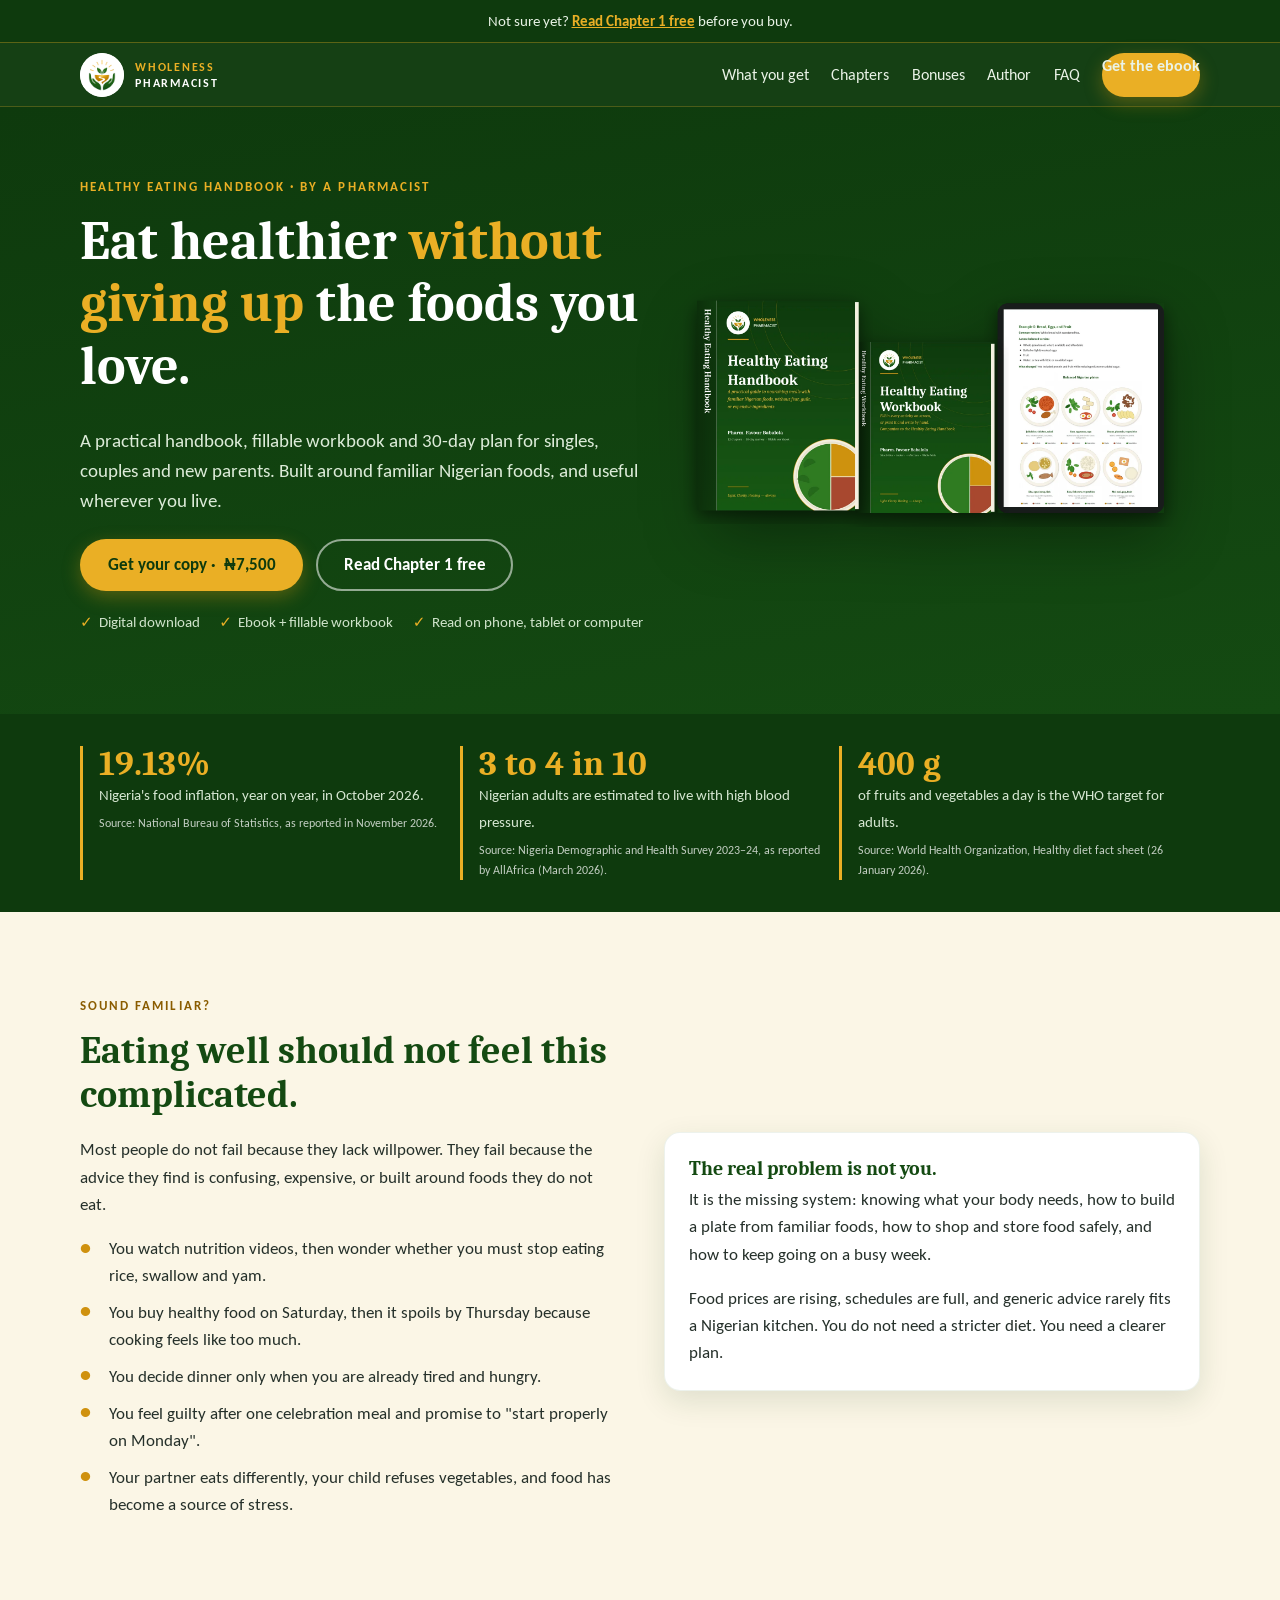
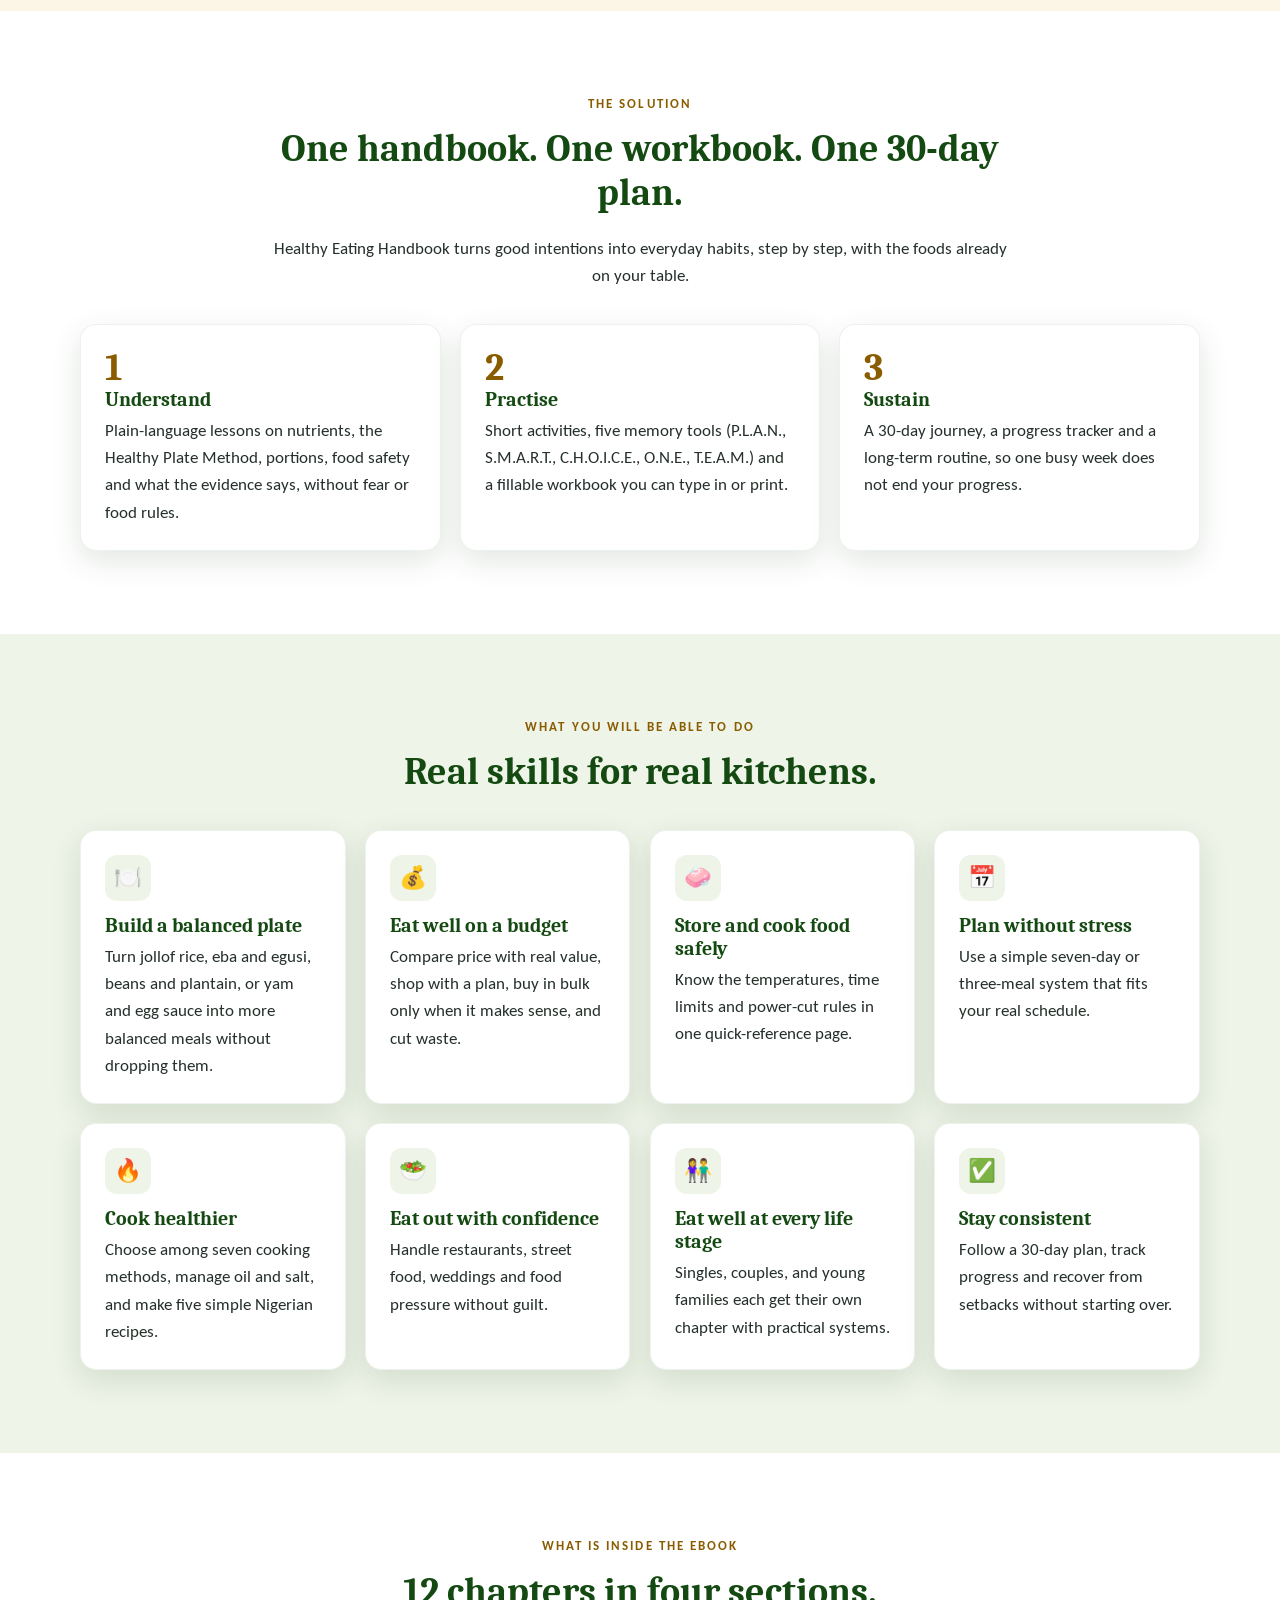
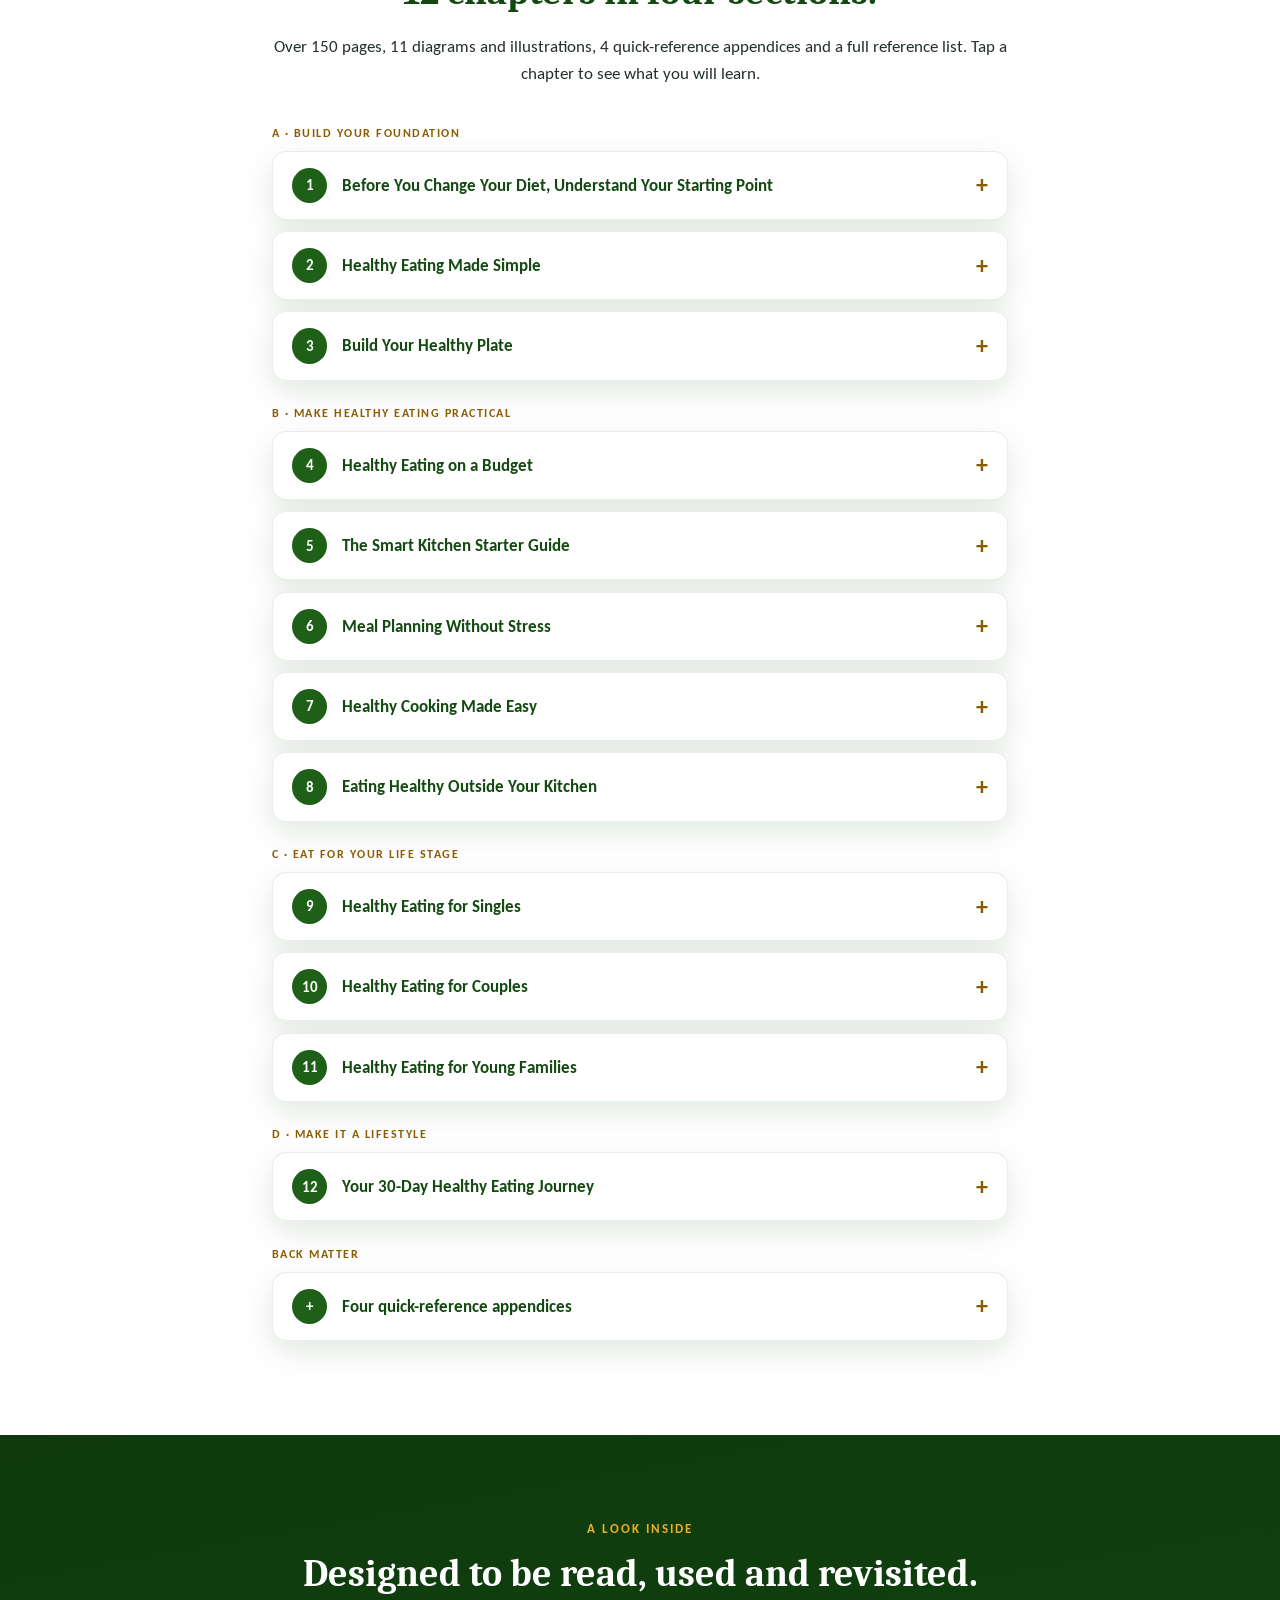
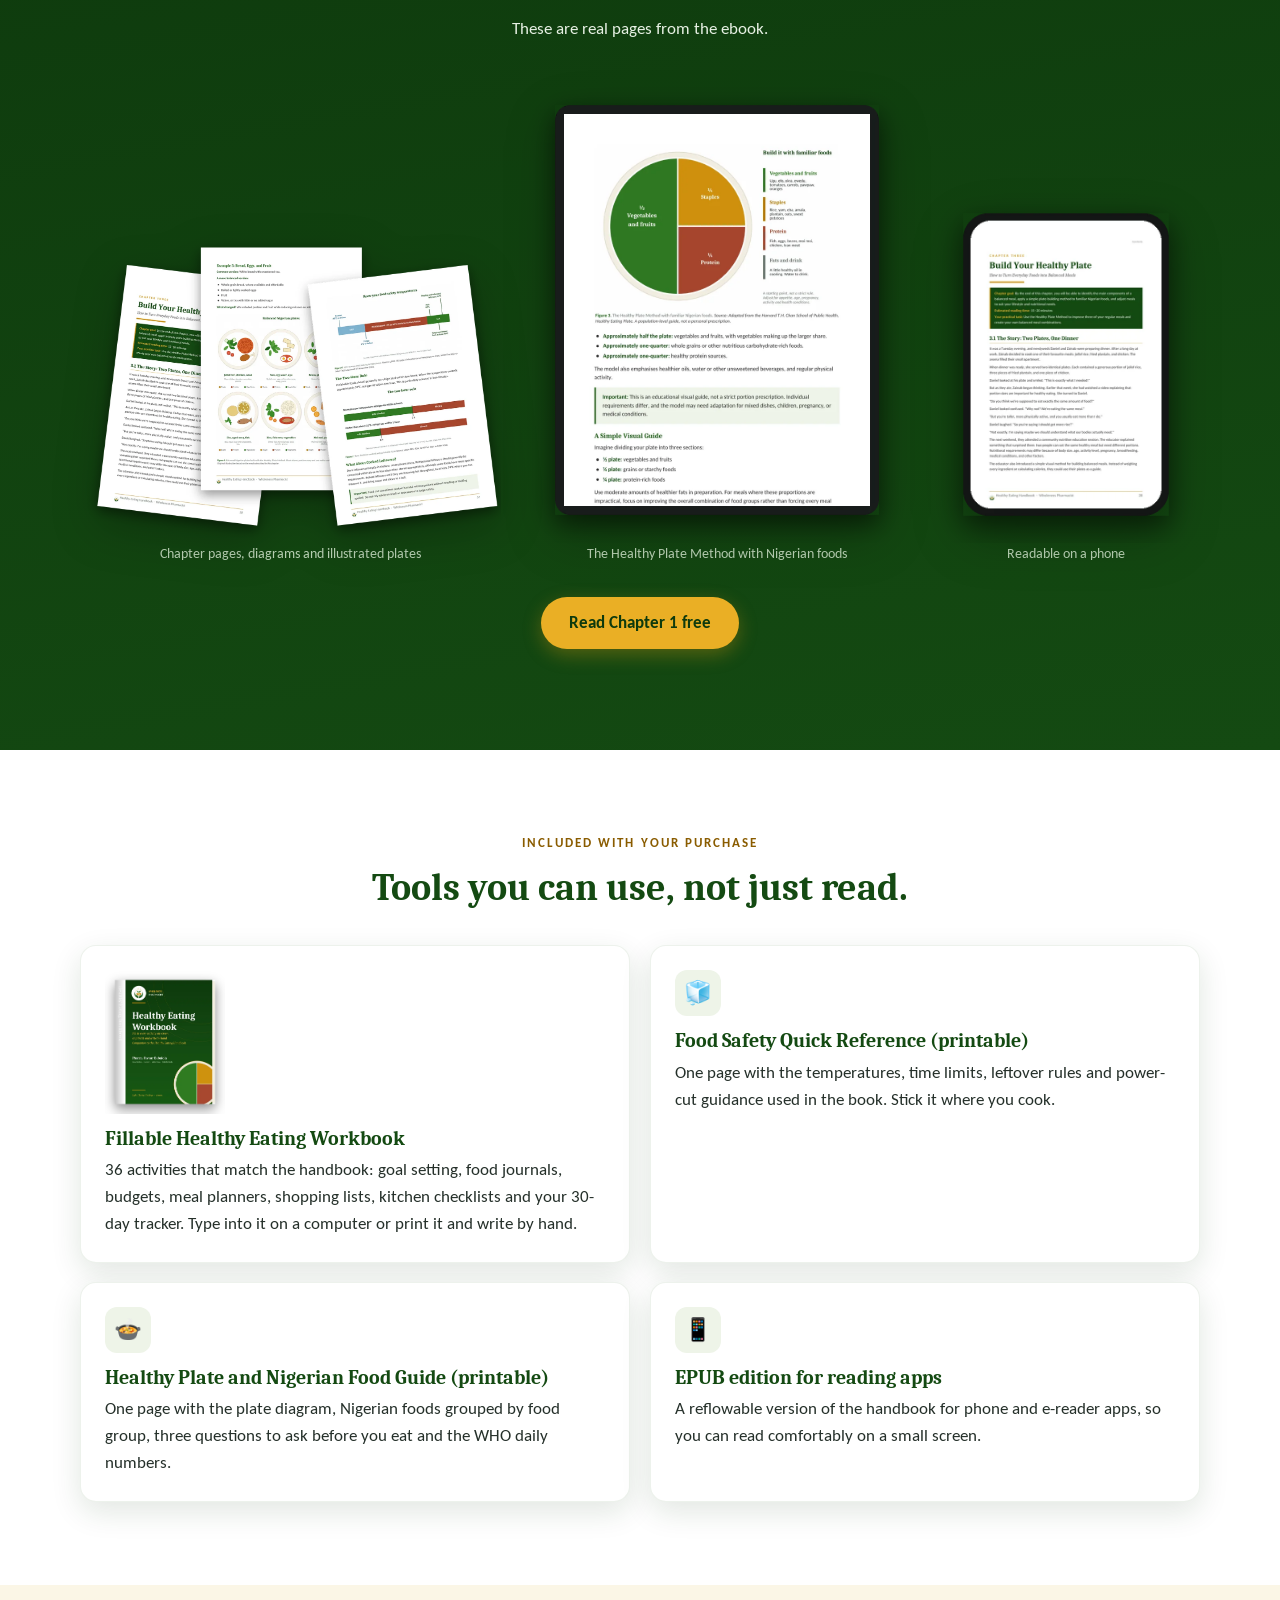
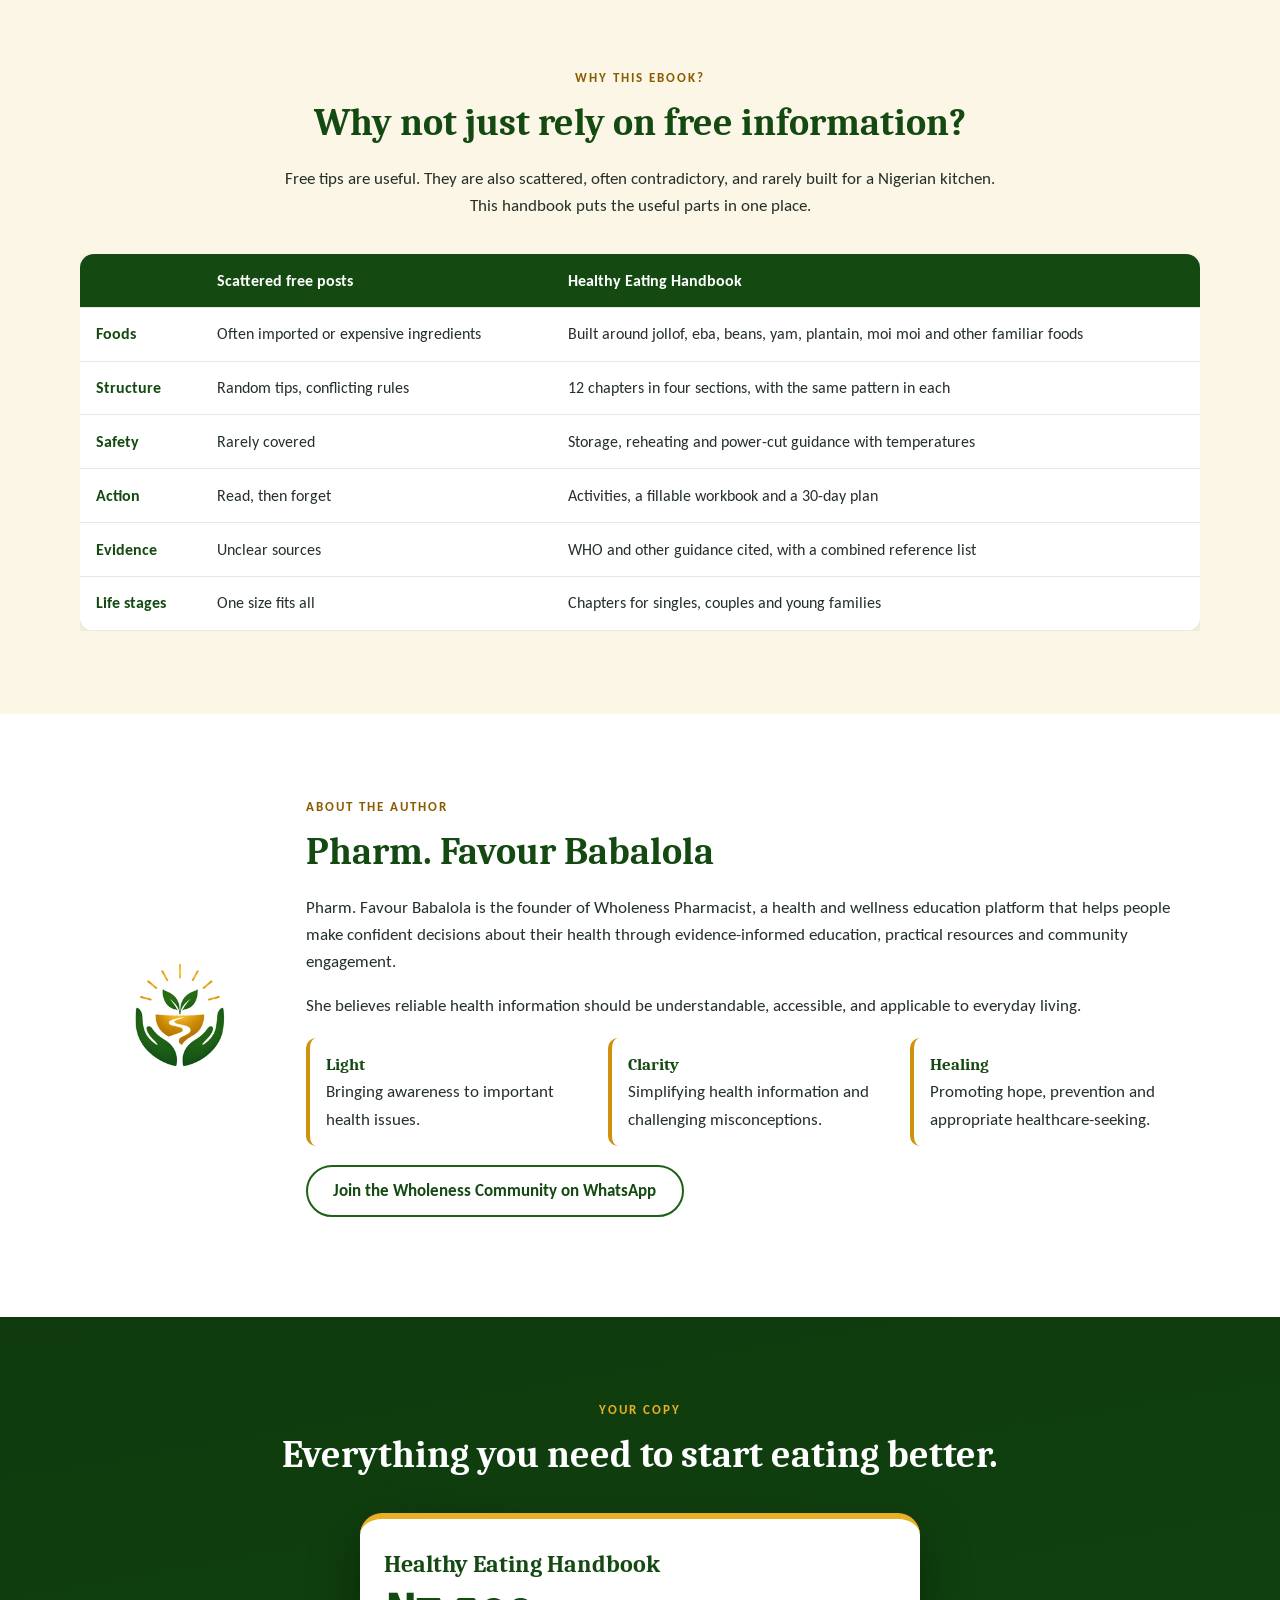
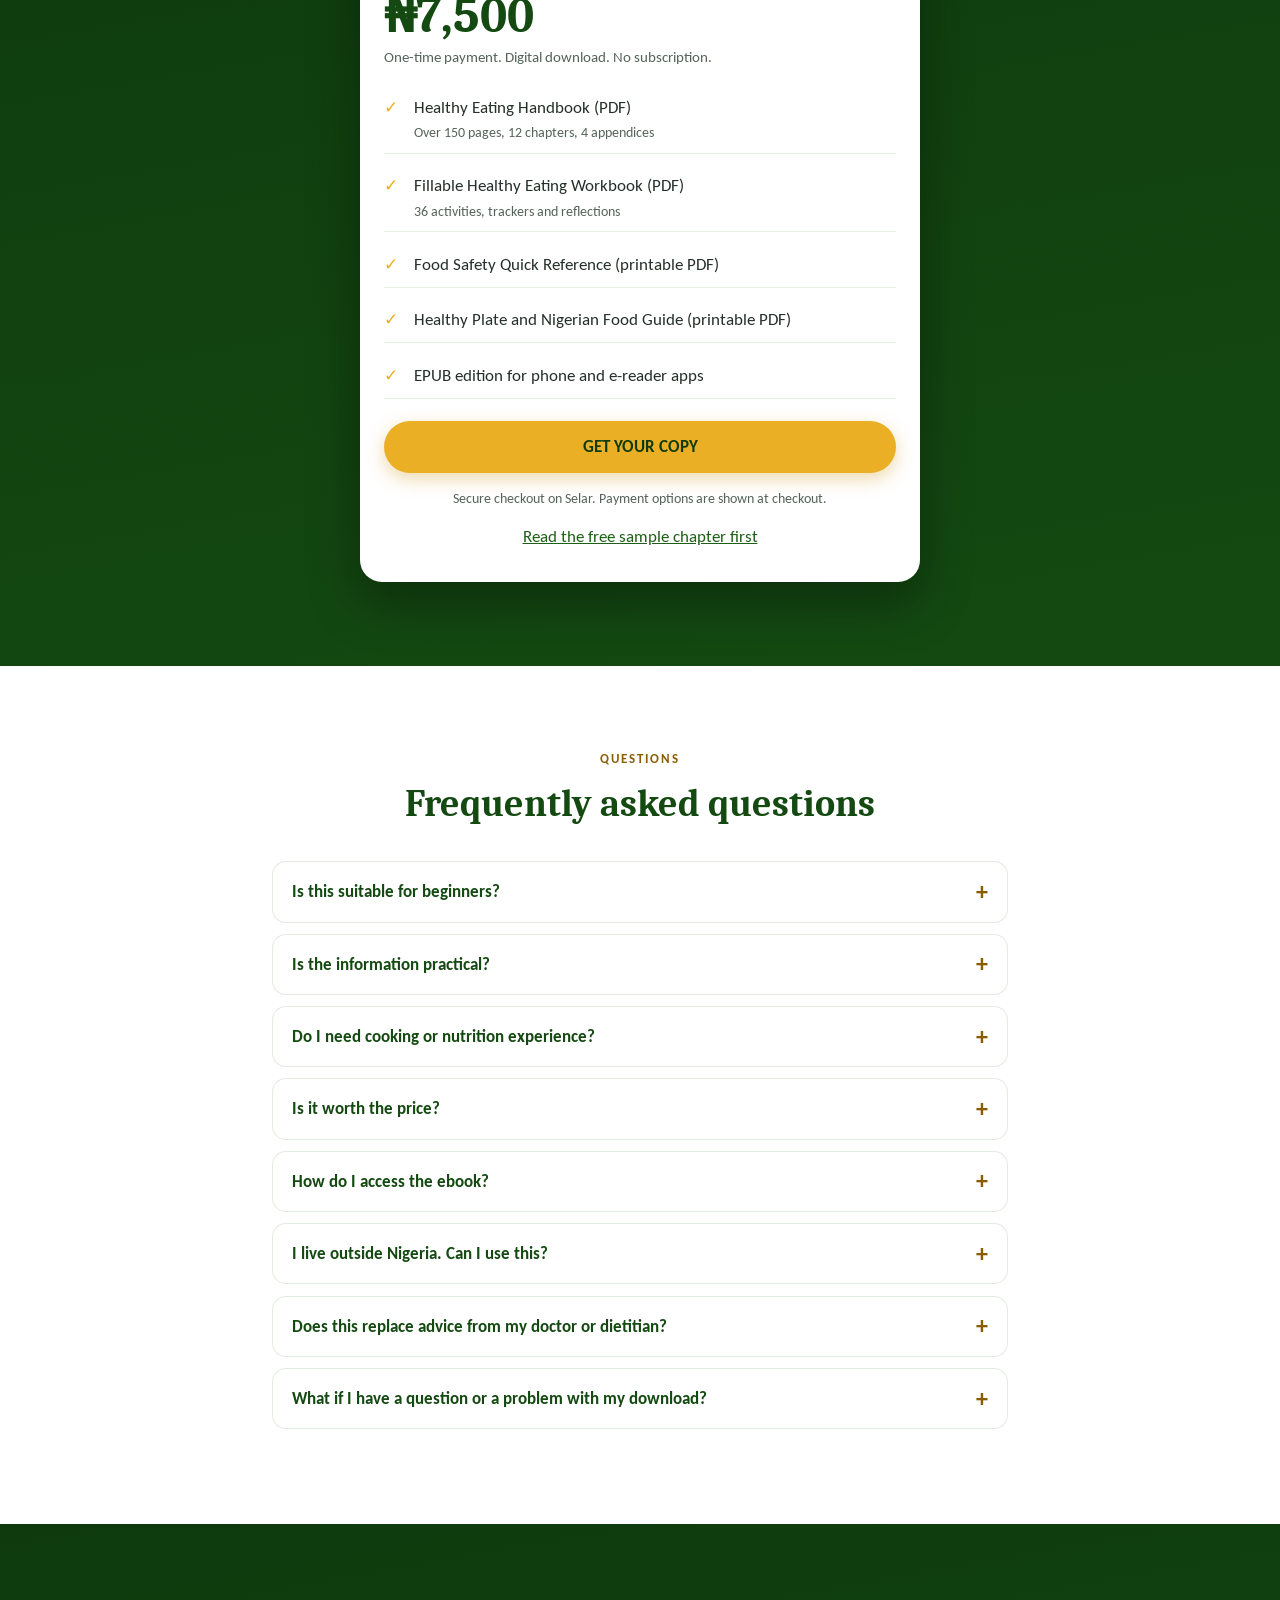
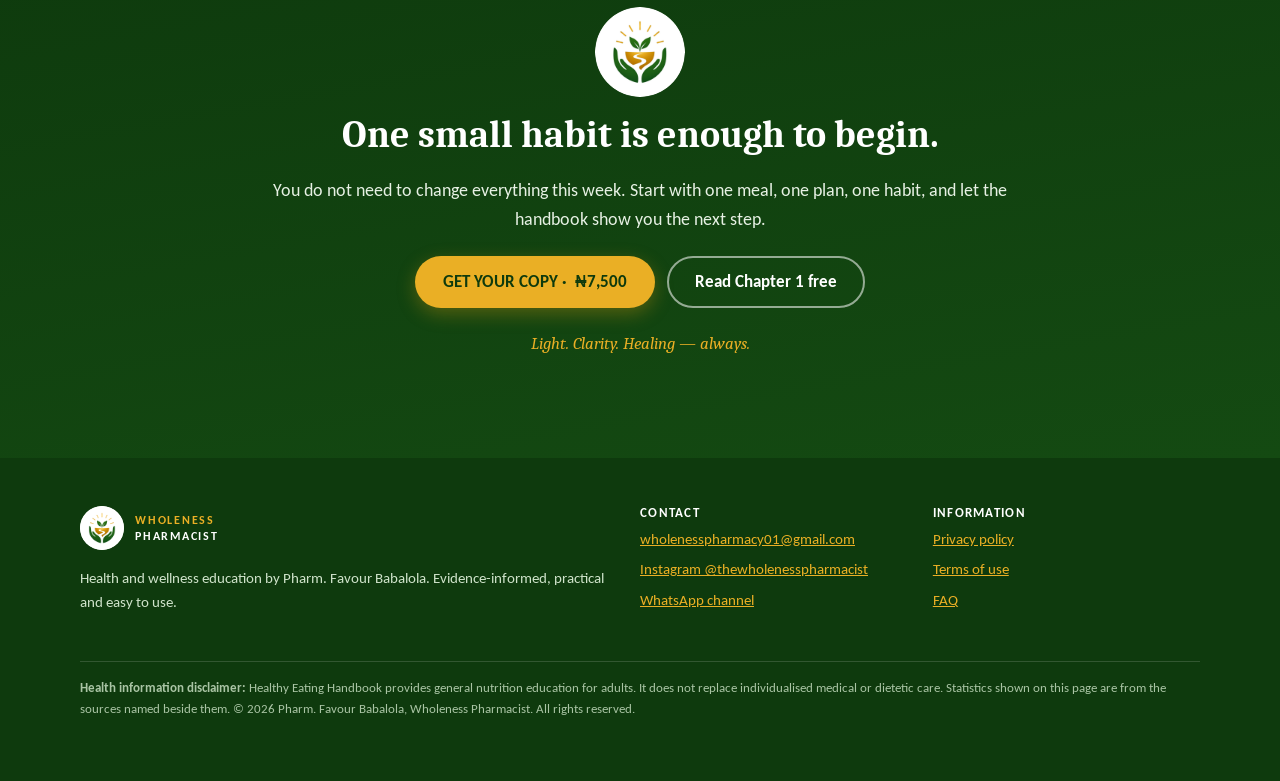
<file: index.html>
<!DOCTYPE html>
<html lang="en-GB">
<head>
<meta charset="utf-8">
<meta name="viewport" content="width=device-width, initial-scale=1">
<title>Healthy Eating Handbook | Eat Well with Familiar Nigerian Foods | Wholeness Pharmacist</title>
<meta name="description" content="A pharmacist-written ebook with a fillable workbook and 30-day plan. Build balanced plates, shop on a budget, cook healthier and eat out with confidence, using familiar Nigerian foods.">
<meta name="author" content="Pharm. Favour Babalola">
<meta name="theme-color" content="#0E3A0D">
<meta property="og:type" content="product">
<meta property="og:title" content="Healthy Eating Handbook by Pharm. Favour Babalola">
<meta property="og:description" content="Eat healthier without giving up the foods you love. 12 chapters, a fillable workbook and a 30-day plan.">
<!-- After hosting, replace the relative path below with the full https:// address of assets/og-image.jpg -->
<meta property="og:image" content="assets/og-image.jpg">
<meta name="twitter:card" content="summary_large_image">
<link rel="icon" type="image/png" sizes="32x32" href="assets/favicon-32.png">
<link rel="apple-touch-icon" href="assets/apple-touch-icon.png">
<link rel="preload" href="assets/fonts/Caladea-Bold.woff" as="font" type="font/woff" crossorigin>
<link rel="stylesheet" href="css/styles.css">
<script type="application/ld+json">
{"@context":"https://schema.org","@type":"Product","name":"Healthy Eating Handbook","description":"A pharmacist-written ebook, fillable workbook and 30-day plan for eating well with familiar Nigerian foods.","brand":{"@type":"Brand","name":"Wholeness Pharmacist"},"author":{"@type":"Person","name":"Pharm. Favour Babalola"},"image":"assets/og-image.jpg","offers":{"@type":"Offer","price":"7500","priceCurrency":"NGN","availability":"https://schema.org/InStock"}}
</script>
</head>
<body id="top">
<a class="skip" href="#main">Skip to content</a>

<div class="announce">Not sure yet? <a href="downloads/Healthy-Eating-Handbook-Free-Sample-Chapter-1.pdf" data-sample>Read Chapter 1 free</a> before you buy.</div>

<header class="site-header">
  <div class="wrap">
    <a class="brand" href="#top" aria-label="Wholeness Pharmacist home">
      <img src="assets/logo-badge.png" width="44" height="44" alt="">
      <span><b>Wholeness</b><br>Pharmacist</span>
    </a>
    <button class="menu-btn" id="nav-toggle" aria-expanded="false" aria-controls="site-nav">Menu</button>
    <nav id="site-nav" aria-label="Main">
      <a href="#inside">What you get</a>
      <a href="#chapters">Chapters</a>
      <a href="#bonuses">Bonuses</a>
      <a href="#author">Author</a>
      <a href="#faq">FAQ</a>
      <a class="btn btn-gold nav-cta" href="#price" data-checkout="header">Get the ebook</a>
    </nav>
  </div>
</header>

<main id="main">
<!-- HERO -->
<section class="hero dark" id="hero" aria-label="Healthy Eating Handbook">
  <div class="wrap hero-grid">
    <div>
      <p class="eyebrow">Healthy Eating Handbook · by a pharmacist</p>

      <div data-hero-variant="a">
        <h1>Eat healthier <em>without giving up</em> the foods you love.</h1>
        <p class="lead">A practical handbook, fillable workbook and 30-day plan for singles, couples and new parents. Built around familiar Nigerian foods, and useful wherever you live.</p>
      </div>
      <div data-hero-variant="b" hidden>
        <h1>You know you should eat better. <em>So why is it so hard to start?</em></h1>
        <p class="lead">Healthy Eating Handbook gives you simple systems for shopping, planning, cooking and eating out, using foods you already know. Start with one small step today.</p>
      </div>

      <div class="cta-row">
        <a class="btn btn-gold" href="#price" data-checkout="hero">Get your copy · <span data-price>₦7,500</span></a>
        <a class="btn btn-ghost" href="downloads/Healthy-Eating-Handbook-Free-Sample-Chapter-1.pdf" data-sample>Read Chapter 1 free</a>
      </div>
      <ul class="trust">
        <li>Digital download</li><li>Ebook + fillable workbook</li><li>Read on phone, tablet or computer</li>
      </ul>
    </div>
    <picture>
      <source srcset="assets/mock-bundle.webp" type="image/webp">
      <img class="hero-img" src="assets/mock-bundle.webp" width="1874" height="880" alt="The Healthy Eating Handbook cover, the Healthy Eating Workbook cover and a tablet showing a page of balanced Nigerian plates" fetchpriority="high">
    </picture>
  </div>
</section>

<!-- WHY NOW -->
<section class="stats" aria-label="Context">
  <div class="wrap grid c3">
    <div class="stat"><b>19.13%</b><span>Nigeria's food inflation, year on year, in October 2026.</span><small>Source: National Bureau of Statistics, as reported in November 2026.</small></div>
    <div class="stat"><b>3 to 4 in 10</b><span>Nigerian adults are estimated to live with high blood pressure.</span><small>Source: Nigeria Demographic and Health Survey 2023–24, as reported by AllAfrica (March 2026).</small></div>
    <div class="stat"><b>400 g</b><span>of fruits and vegetables a day is the WHO target for adults.</span><small>Source: World Health Organization, Healthy diet fact sheet (26 January 2026).</small></div>
  </div>
</section>

<!-- PROBLEM -->
<section id="problem" class="alt">
  <div class="wrap split">
    <div>
      <p class="eyebrow">Sound familiar?</p>
      <h2>Eating well should not feel this complicated.</h2>
      <p>Most people do not fail because they lack willpower. They fail because the advice they find is confusing, expensive, or built around foods they do not eat.</p>
      <ul class="ticks problems">
        <li>You watch nutrition videos, then wonder whether you must stop eating rice, swallow and yam.</li>
        <li>You buy healthy food on Saturday, then it spoils by Thursday because cooking feels like too much.</li>
        <li>You decide dinner only when you are already tired and hungry.</li>
        <li>You feel guilty after one celebration meal and promise to "start properly on Monday".</li>
        <li>Your partner eats differently, your child refuses vegetables, and food has become a source of stress.</li>
      </ul>
    </div>
    <div class="card">
      <h3>The real problem is not you.</h3>
      <p>It is the missing system: knowing what your body needs, how to build a plate from familiar foods, how to shop and store food safely, and how to keep going on a busy week.</p>
      <p>Food prices are rising, schedules are full, and generic advice rarely fits a Nigerian kitchen. You do not need a stricter diet. You need a clearer plan.</p>
    </div>
  </div>
</section>

<!-- SOLUTION -->
<section id="inside">
  <div class="wrap">
    <div class="sec-head center narrow">
      <p class="eyebrow">The solution</p>
      <h2>One handbook. One workbook. One 30-day plan.</h2>
      <p>Healthy Eating Handbook turns good intentions into everyday habits, step by step, with the foods already on your table.</p>
    </div>
    <div class="grid c3">
      <div class="card pillar"><div class="num">1</div><h3>Understand</h3><p>Plain-language lessons on nutrients, the Healthy Plate Method, portions, food safety and what the evidence says, without fear or food rules.</p></div>
      <div class="card pillar"><div class="num">2</div><h3>Practise</h3><p>Short activities, five memory tools (P.L.A.N., S.M.A.R.T., C.H.O.I.C.E., O.N.E., T.E.A.M.) and a fillable workbook you can type in or print.</p></div>
      <div class="card pillar"><div class="num">3</div><h3>Sustain</h3><p>A 30-day journey, a progress tracker and a long-term routine, so one busy week does not end your progress.</p></div>
    </div>
  </div>
</section>

<!-- BENEFITS -->
<section class="tintbg" id="benefits">
  <div class="wrap">
    <div class="sec-head center narrow">
      <p class="eyebrow">What you will be able to do</p>
      <h2>Real skills for real kitchens.</h2>
    </div>
    <div class="grid c4">
      <div class="card"><div class="ic" aria-hidden="true">🍽️</div><h3>Build a balanced plate</h3><p>Turn jollof rice, eba and egusi, beans and plantain, or yam and egg sauce into more balanced meals without dropping them.</p></div>
      <div class="card"><div class="ic" aria-hidden="true">💰</div><h3>Eat well on a budget</h3><p>Compare price with real value, shop with a plan, buy in bulk only when it makes sense, and cut waste.</p></div>
      <div class="card"><div class="ic" aria-hidden="true">🧼</div><h3>Store and cook food safely</h3><p>Know the temperatures, time limits and power-cut rules in one quick-reference page.</p></div>
      <div class="card"><div class="ic" aria-hidden="true">📅</div><h3>Plan without stress</h3><p>Use a simple seven-day or three-meal system that fits your real schedule.</p></div>
      <div class="card"><div class="ic" aria-hidden="true">🔥</div><h3>Cook healthier</h3><p>Choose among seven cooking methods, manage oil and salt, and make five simple Nigerian recipes.</p></div>
      <div class="card"><div class="ic" aria-hidden="true">🥗</div><h3>Eat out with confidence</h3><p>Handle restaurants, street food, weddings and food pressure without guilt.</p></div>
      <div class="card"><div class="ic" aria-hidden="true">👫</div><h3>Eat well at every life stage</h3><p>Singles, couples, and young families each get their own chapter with practical systems.</p></div>
      <div class="card"><div class="ic" aria-hidden="true">✅</div><h3>Stay consistent</h3><p>Follow a 30-day plan, track progress and recover from setbacks without starting over.</p></div>
    </div>
  </div>
</section>

<!-- CHAPTERS -->
<section id="chapters">
  <div class="wrap narrow chapters">
    <div class="sec-head center">
      <p class="eyebrow">What is inside the ebook</p>
      <h2>12 chapters in four sections.</h2>
      <p>Over 150 pages, 11 diagrams and illustrations, 4 quick-reference appendices and a full reference list. Tap a chapter to see what you will learn.</p>
    </div>
    <p class="tag">A · Build your foundation</p>
    <details><summary><span class="n">1</span>Before You Change Your Diet, Understand Your Starting Point</summary><div class="body">What healthy eating really means, how it differs from dieting, how to read your own eating habits, and how to choose one realistic goal and a seven-day starting challenge.</div></details>
    <details><summary><span class="n">2</span>Healthy Eating Made Simple</summary><div class="body">The six nutrient groups plus fibre, explained with Nigerian foods. Why carbohydrates are not the enemy, what protein and fats do, and five common nutrition myths.</div></details>
    <details><summary><span class="n">3</span>Build Your Healthy Plate</summary><div class="body">The Healthy Plate Method applied to jollof rice, yam, beans, eba and more. Why partners need different portions, common plate-building mistakes, and an illustrated gallery of balanced Nigerian plates.</div></details>
    <p class="tag">B · Make healthy eating practical</p>
    <details><summary><span class="n">4</span>Healthy Eating on a Budget</summary><div class="body">Price versus nutritional value, the five food groups to prioritise, the P.L.A.N. method, realistic budgets, bulk buying, food waste, and what to do without a refrigerator.</div></details>
    <details><summary><span class="n">5</span>The Smart Kitchen Starter Guide</summary><div class="body">A beginner kitchen checklist, four kitchen zones, a practical pantry, safe storage, power-cut rules, the Five Keys to Safer Food and a ten-minute kitchen reset.</div></details>
    <details><summary><span class="n">6</span>Meal Planning Without Stress</summary><div class="body">The S.M.A.R.T. method, a sample seven-day plan with familiar foods, the three-day rotation, planning for singles, couples and families, snacks, and what to do when the plan fails.</div></details>
    <details><summary><span class="n">7</span>Healthy Cooking Made Easy</summary><div class="body">Seven cooking methods, how much oil to use, flavour without excess salt, whether cooking destroys nutrients, and five simple, nutritious Nigerian recipes.</div></details>
    <details><summary><span class="n">8</span>Eating Healthy Outside Your Kitchen</summary><div class="body">The C.H.O.I.C.E. method for restaurants, work, street food, weddings and travel, plus how to respond to food pressure without conflict.</div></details>
    <p class="tag">C · Eat for your life stage</p>
    <details><summary><span class="n">9</span>Healthy Eating for Singles</summary><div class="body">Five common challenges of cooking for one, the O.N.E. method, smaller portions, five emergency meals, and eating well on a single income.</div></details>
    <details><summary><span class="n">10</span>Healthy Eating for Couples</summary><div class="body">Different appetites, the food conversation, the T.E.A.M. method, a shared budget, fair kitchen roles, and eating well when preparing for pregnancy.</div></details>
    <details><summary><span class="n">11</span>Healthy Eating for Young Families</summary><div class="body">Feeding from infancy to the preschool years, responsive feeding, selective eaters, family plates, sweets and snacks, food safety, and when to seek professional advice.</div></details>
    <p class="tag">D · Make it a lifestyle</p>
    <details><summary><span class="n">12</span>Your 30-Day Healthy Eating Journey</summary><div class="body">A day-by-day plan in four weeks, a progress tracker, ways to measure progress without obsessing over numbers, what to do when motivation drops, and a personal commitment.</div></details>
    <p class="tag">Back matter</p>
    <details><summary><span class="n">+</span>Four quick-reference appendices</summary><div class="body">Food Safety Quick Reference · WHO Healthy Diet Numbers at a Glance · Nigerian Food Group Guide with balanced plates from around the world · Framework Toolkit.</div></details>
  </div>
</section>

<!-- SHOWCASE -->
<section class="dark" id="preview">
  <div class="wrap">
    <div class="sec-head center narrow">
      <p class="eyebrow">A look inside</p>
      <h2>Designed to be read, used and revisited.</h2>
      <p>These are real pages from the ebook.</p>
    </div>
    <div class="showcase">
      <figure style="margin:0"><img src="assets/mock-pages.webp" width="1360" height="1003" loading="lazy" alt="Three pages from the handbook: a chapter opening, balanced Nigerian plates and a food-safety temperature chart"><figcaption class="caption">Chapter pages, diagrams and illustrated plates</figcaption></figure>
      <figure style="margin:0"><img src="assets/mock-tablet.webp" width="944" height="1156" loading="lazy" alt="Tablet showing the Healthy Plate Method diagram"><figcaption class="caption">The Healthy Plate Method with Nigerian foods</figcaption></figure>
      <figure style="margin:0"><img src="assets/mock-phone.webp" width="572" height="784" loading="lazy" alt="Phone showing the opening of Chapter 3"><figcaption class="caption">Readable on a phone</figcaption></figure>
    </div>
    <p class="center" style="margin-top:2rem"><a class="btn btn-gold" href="downloads/Healthy-Eating-Handbook-Free-Sample-Chapter-1.pdf" data-sample>Read Chapter 1 free</a></p>
  </div>
</section>

<!-- BONUSES -->
<section id="bonuses">
  <div class="wrap">
    <div class="sec-head center narrow">
      <p class="eyebrow">Included with your purchase</p>
      <h2>Tools you can use, not just read.</h2>
    </div>
    <div class="grid c2">
      <div class="card"><picture><img src="assets/mock-workbook.webp" width="602" height="720" loading="lazy" alt="Healthy Eating Workbook cover" style="width:120px;margin-bottom:.8rem"></picture><h3>Fillable Healthy Eating Workbook</h3><p>36 activities that match the handbook: goal setting, food journals, budgets, meal planners, shopping lists, kitchen checklists and your 30-day tracker. Type into it on a computer or print it and write by hand.</p></div>
      <div class="card"><div class="ic" aria-hidden="true">🧊</div><h3>Food Safety Quick Reference (printable)</h3><p>One page with the temperatures, time limits, leftover rules and power-cut guidance used in the book. Stick it where you cook.</p></div>
      <div class="card"><div class="ic" aria-hidden="true">🍲</div><h3>Healthy Plate and Nigerian Food Guide (printable)</h3><p>One page with the plate diagram, Nigerian foods grouped by food group, three questions to ask before you eat and the WHO daily numbers.</p></div>
      <div class="card"><div class="ic" aria-hidden="true">📱</div><h3>EPUB edition for reading apps</h3><p>A reflowable version of the handbook for phone and e-reader apps, so you can read comfortably on a small screen.</p></div>
    </div>
  </div>
</section>

<!-- WHY DIFFERENT -->
<section class="alt" id="why">
  <div class="wrap">
    <div class="sec-head center narrow">
      <p class="eyebrow">Why this ebook?</p>
      <h2>Why not just rely on free information?</h2>
      <p>Free tips are useful. They are also scattered, often contradictory, and rarely built for a Nigerian kitchen. This handbook puts the useful parts in one place.</p>
    </div>
    <div class="cmp-wrap"><table class="cmp">
      <thead><tr><th scope="col">&nbsp;</th><th scope="col">Scattered free posts</th><th scope="col">Healthy Eating Handbook</th></tr></thead>
      <tbody>
        <tr><td>Foods</td><td>Often imported or expensive ingredients</td><td>Built around jollof, eba, beans, yam, plantain, moi moi and other familiar foods</td></tr>
        <tr><td>Structure</td><td>Random tips, conflicting rules</td><td>12 chapters in four sections, with the same pattern in each</td></tr>
        <tr><td>Safety</td><td>Rarely covered</td><td>Storage, reheating and power-cut guidance with temperatures</td></tr>
        <tr><td>Action</td><td>Read, then forget</td><td>Activities, a fillable workbook and a 30-day plan</td></tr>
        <tr><td>Evidence</td><td>Unclear sources</td><td>WHO and other guidance cited, with a combined reference list</td></tr>
        <tr><td>Life stages</td><td>One size fits all</td><td>Chapters for singles, couples and young families</td></tr>
      </tbody></table></div>
  </div>
</section>

<!-- AUTHOR -->
<section id="author">
  <div class="wrap author">
    <img class="badge" src="assets/logo-badge.png" width="240" height="240" loading="lazy" alt="Wholeness Pharmacist logo: two hands holding a sprouting plant">
    <div>
      <p class="eyebrow">About the author</p>
      <h2>Pharm. Favour Babalola</h2>
      <p>Pharm. Favour Babalola is the founder of Wholeness Pharmacist, a health and wellness education platform that helps people make confident decisions about their health through evidence-informed education, practical resources and community engagement.</p>
      <p>She believes reliable health information should be understandable, accessible, and applicable to everyday living.</p>
      <div class="vals">
        <div><b>Light</b><br>Bringing awareness to important health issues.</div>
        <div><b>Clarity</b><br>Simplifying health information and challenging misconceptions.</div>
        <div><b>Healing</b><br>Promoting hope, prevention and appropriate healthcare-seeking.</div>
      </div>
      <p><a class="btn btn-ghost on-light" href="https://whatsapp.com/channel/0029VbDy4nK4NViexH9ci12V" data-whatsapp rel="noopener">Join the Wholeness Community on WhatsApp</a></p>
    </div>
  </div>
</section>

<!-- PRICING -->
<section class="dark" id="price">
  <div class="wrap">
    <div class="sec-head center narrow">
      <p class="eyebrow">Your copy</p>
      <h2>Everything you need to start eating better.</h2>
    </div>
    <div class="price-card">
      <h3>Healthy Eating Handbook</h3>
      <div class="price"><span data-price>₦7,500</span><small>One-time payment. Digital download. No subscription.</small></div>
      <ul class="included ticks" style="padding:0">
        <li>Healthy Eating Handbook (PDF) <span>Over 150 pages, 12 chapters, 4 appendices</span></li>
        <li>Fillable Healthy Eating Workbook (PDF) <span>36 activities, trackers and reflections</span></li>
        <li>Food Safety Quick Reference (printable PDF)</li>
        <li>Healthy Plate and Nigerian Food Guide (printable PDF)</li>
        <li>EPUB edition for phone and e-reader apps</li>
      </ul>
      <a class="btn btn-gold btn-block" href="#price" data-checkout="pricing">GET YOUR COPY</a>
      <p class="secure">Secure checkout on Selar. Payment options are shown at checkout.</p>
      <p class="center" style="margin:.8rem 0 0"><a href="downloads/Healthy-Eating-Handbook-Free-Sample-Chapter-1.pdf" data-sample>Read the free sample chapter first</a></p>
    </div>
  </div>
</section>

<!-- FAQ -->
<section id="faq">
  <div class="wrap narrow faq">
    <div class="sec-head center"><p class="eyebrow">Questions</p><h2>Frequently asked questions</h2></div>
    <details><summary>Is this suitable for beginners?</summary><div class="body">Yes. It is written in plain language and assumes no nutrition knowledge. Each chapter starts with a short story, explains the idea simply, and ends with small activities.</div></details>
    <details><summary>Is the information practical?</summary><div class="body">Yes. You will find example meals, a sample meal plan, five simple recipes, checklists, five memory tools and a 30-day plan, plus a fillable workbook to apply them.</div></details>
    <details><summary>Do I need cooking or nutrition experience?</summary><div class="body">No. Chapter 5 covers setting up a basic kitchen, and Chapter 7 starts with simple cooking methods and easy recipes.</div></details>
    <details><summary>Is it worth the price?</summary><div class="body">You can judge for yourself. Read the free sample of Chapter 1, then decide. The purchase includes the handbook, a 36-activity fillable workbook, two printable quick-reference pages and an EPUB edition.</div></details>
    <details><summary>How do I access the ebook?</summary><div class="body">It is a digital download. After payment, the checkout platform gives you access to your files. You can read the PDF on a phone, tablet or computer, and use the EPUB in a reading app. The fillable workbook works best on a computer in a PDF reader such as Adobe Acrobat Reader. You can also print it.</div></details>
    <details><summary>I live outside Nigeria. Can I use this?</summary><div class="body">Yes. The examples use Nigerian foods, but the plate method, shopping, safety and planning systems work anywhere. The appendix includes balanced plates from other food cultures.</div></details>
    <details><summary>Does this replace advice from my doctor or dietitian?</summary><div class="body">No. It is general nutrition education for adults. If you are pregnant or breastfeeding, managing a medical condition, have food allergies, or are feeding infants and young children, please also seek advice from a qualified healthcare professional.</div></details>
    <details><summary>What if I have a question or a problem with my download?</summary><div class="body">Email <a href="mailto:wholenesspharmacy01@gmail.com" data-email>wholenesspharmacy01@gmail.com</a> or message @thewholenesspharmacist on Instagram.</div></details>
  </div>
</section>

<!-- FINAL CTA -->
<section class="dark center" id="final">
  <div class="wrap narrow">
    <img src="assets/logo-badge.png" width="90" height="90" alt="" style="margin:0 auto 1rem;border-radius:50%">
    <h2>One small habit is enough to begin.</h2>
    <p style="font-size:1.12rem">You do not need to change everything this week. Start with one meal, one plan, one habit, and let the handbook show you the next step.</p>
    <div class="cta-row" style="justify-content:center">
      <a class="btn btn-gold" href="#price" data-checkout="final">GET YOUR COPY · <span data-price>₦7,500</span></a>
      <a class="btn btn-ghost" href="downloads/Healthy-Eating-Handbook-Free-Sample-Chapter-1.pdf" data-sample>Read Chapter 1 free</a>
    </div>
    <p style="font-family:var(--serif);font-style:italic;color:var(--gold-l);margin-top:1.4rem">Light. Clarity. Healing — always.</p>
  </div>
</section>
</main>

<footer>
  <div class="wrap">
    <div class="foot-grid">
      <div>
        <a class="brand" href="#top"><img src="assets/logo-badge.png" width="44" height="44" alt=""><span><b>Wholeness</b><br>Pharmacist</span></a>
        <p style="margin-top:1rem">Health and wellness education by Pharm. Favour Babalola. Evidence-informed, practical and easy to use.</p>
      </div>
      <div>
        <h4>Contact</h4>
        <ul>
          <li><a href="mailto:wholenesspharmacy01@gmail.com" data-email>wholenesspharmacy01@gmail.com</a></li>
          <li><a href="https://www.instagram.com/thewholenesspharmacist/" data-instagram rel="noopener">Instagram @thewholenesspharmacist</a></li>
          <li><a href="https://whatsapp.com/channel/0029VbDy4nK4NViexH9ci12V" data-whatsapp rel="noopener">WhatsApp channel</a></li>
        </ul>
      </div>
      <div>
        <h4>Information</h4>
        <ul>
          <li><a href="privacy.html">Privacy policy</a></li>
          <li><a href="terms.html">Terms of use</a></li>
          <li><a href="#faq">FAQ</a></li>
        </ul>
      </div>
    </div>
    <p class="fine"><strong>Health information disclaimer:</strong> Healthy Eating Handbook provides general nutrition education for adults. It does not replace individualised medical or dietetic care. Statistics shown on this page are from the sources named beside them. © <span data-year>2026</span> Pharm. Favour Babalola, Wholeness Pharmacist. All rights reserved.</p>
  </div>
</footer>

<div id="sticky-cta" role="region" aria-label="Purchase"><span>Healthy Eating Handbook<br><small data-price>₦7,500</small></span><a class="btn btn-gold" href="#price" data-checkout="sticky">Get your copy</a></div>

<dialog id="checkout-dialog" aria-labelledby="dlg-title">
  <h3 id="dlg-title">Checkout is not connected yet</h3>
  <p>This is the owner's setup notice. To connect the buy button, open <code>js/config.js</code> and paste your Selar product link into <code>CHECKOUT_URL</code>. Visitors will not see this message once the link is set.</p>
  <button class="btn btn-gold" data-close-dialog type="button">Close</button>
</dialog>

<script src="js/config.js"></script>
<script src="js/main.js"></script>
</body>
</html>
</file>
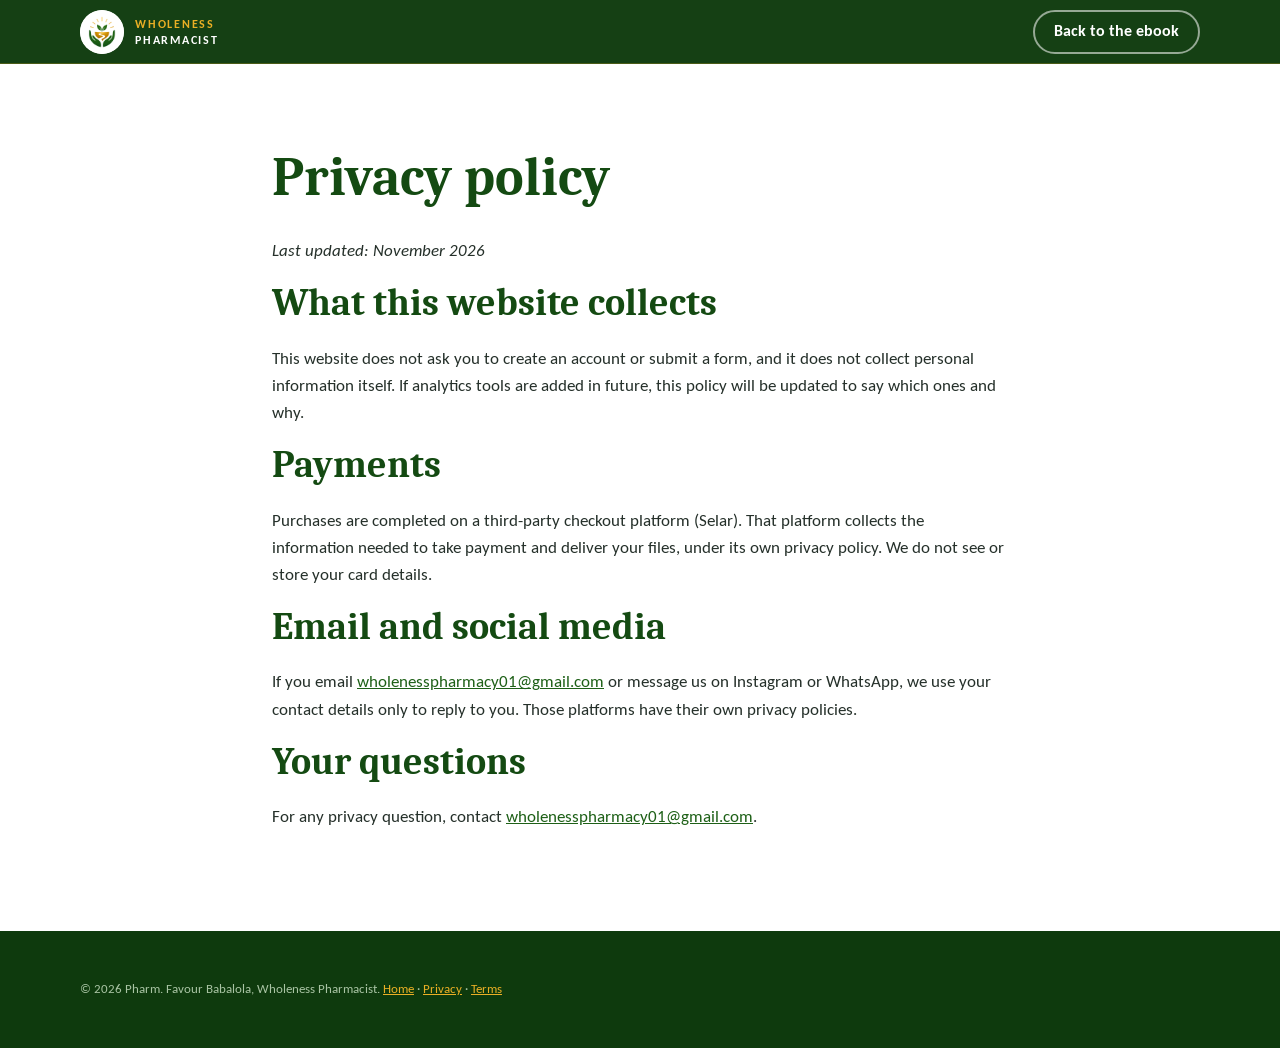
<file: privacy.html>
<!DOCTYPE html>
<html lang="en-GB"><head><meta charset="utf-8"><meta name="viewport" content="width=device-width, initial-scale=1">
<title>Privacy policy | Wholeness Pharmacist</title><meta name="robots" content="index,follow">
<link rel="icon" type="image/png" sizes="32x32" href="assets/favicon-32.png"><link rel="stylesheet" href="css/styles.css"></head>
<body id="top"><a class="skip" href="#main">Skip to content</a>
<header class="site-header"><div class="wrap"><a class="brand" href="index.html"><img src="assets/logo-badge.png" width="44" height="44" alt=""><span><b>Wholeness</b><br>Pharmacist</span></a><a class="btn btn-ghost nav-cta" style="display:inline-flex" href="index.html">Back to the ebook</a></div></header>
<main id="main"><section><div class="wrap narrow"><h1>Privacy policy</h1><p><em>Last updated: November 2026</em></p>
<h2>What this website collects</h2><p>This website does not ask you to create an account or submit a form, and it does not collect personal information itself. If analytics tools are added in future, this policy will be updated to say which ones and why.</p>
<h2>Payments</h2><p>Purchases are completed on a third-party checkout platform (Selar). That platform collects the information needed to take payment and deliver your files, under its own privacy policy. We do not see or store your card details.</p>
<h2>Email and social media</h2><p>If you email <a href="mailto:wholenesspharmacy01@gmail.com" data-email>wholenesspharmacy01@gmail.com</a> or message us on Instagram or WhatsApp, we use your contact details only to reply to you. Those platforms have their own privacy policies.</p>
<h2>Your questions</h2><p>For any privacy question, contact <a href="mailto:wholenesspharmacy01@gmail.com" data-email>wholenesspharmacy01@gmail.com</a>.</p></div></section></main>
<footer><div class="wrap"><p class="fine" style="border:0;margin:0;padding:0">© <span data-year>2026</span> Pharm. Favour Babalola, Wholeness Pharmacist. <a href="index.html">Home</a> · <a href="privacy.html">Privacy</a> · <a href="terms.html">Terms</a></p></div></footer>
<script src="js/config.js"></script><script src="js/main.js"></script></body></html>
</file>
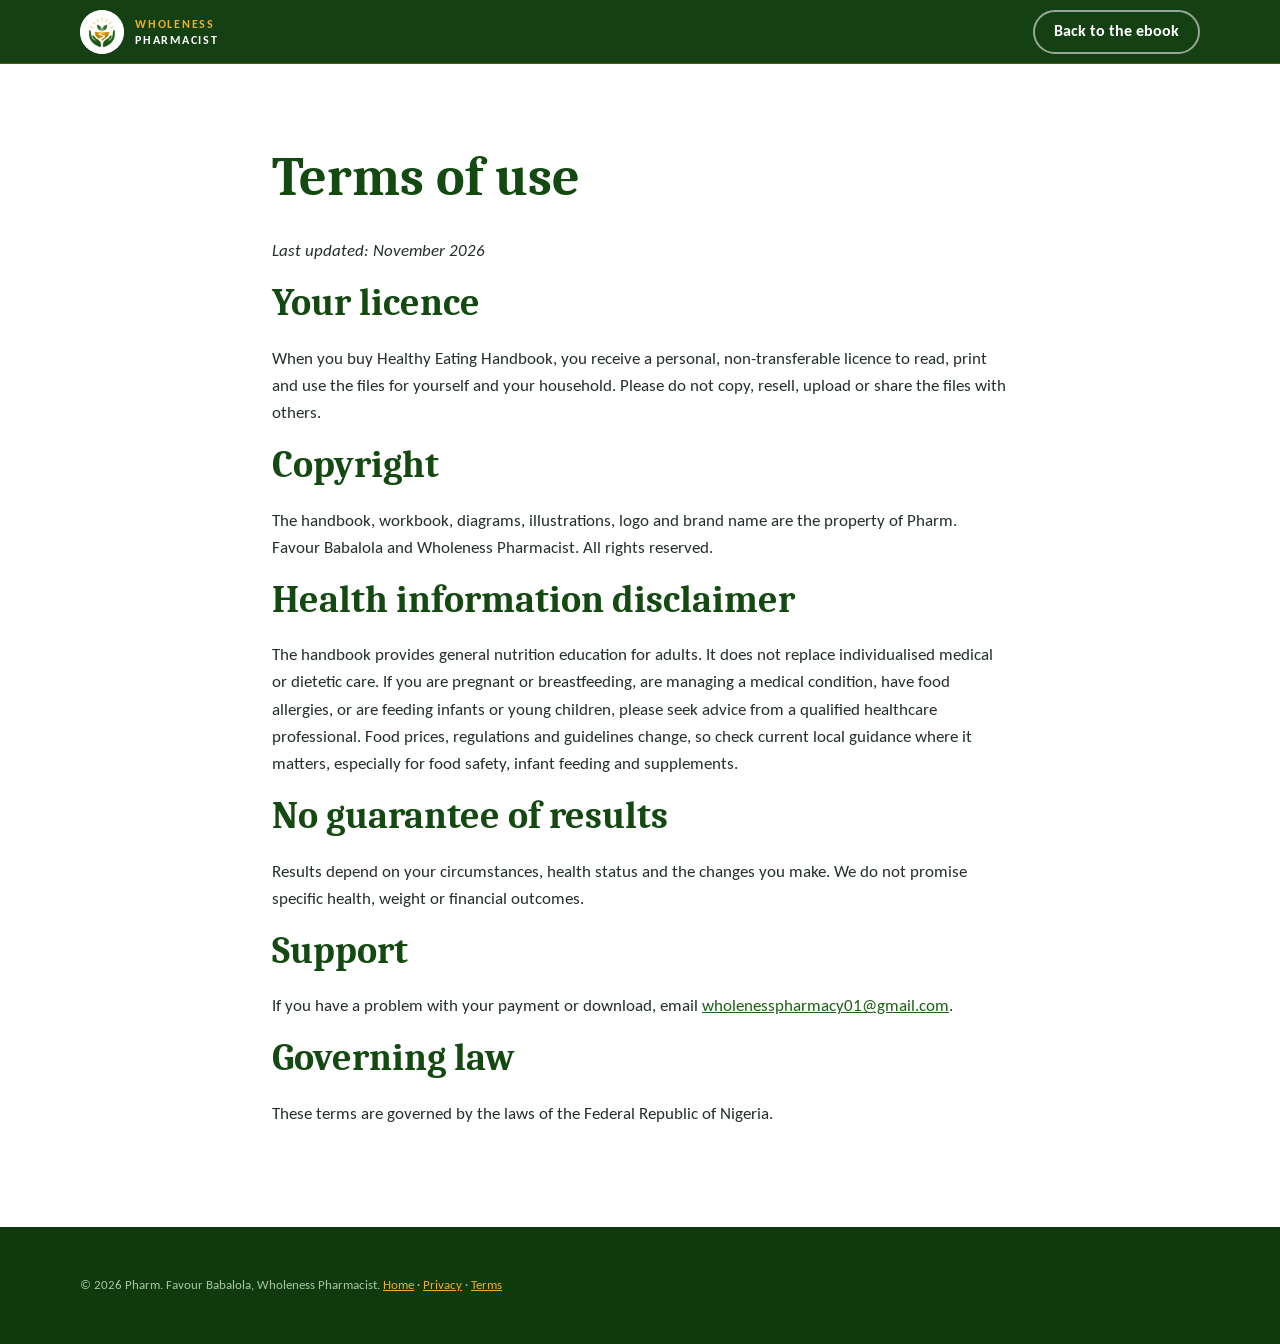
<file: terms.html>
<!DOCTYPE html>
<html lang="en-GB"><head><meta charset="utf-8"><meta name="viewport" content="width=device-width, initial-scale=1">
<title>Terms of use | Wholeness Pharmacist</title><meta name="robots" content="index,follow">
<link rel="icon" type="image/png" sizes="32x32" href="assets/favicon-32.png"><link rel="stylesheet" href="css/styles.css"></head>
<body id="top"><a class="skip" href="#main">Skip to content</a>
<header class="site-header"><div class="wrap"><a class="brand" href="index.html"><img src="assets/logo-badge.png" width="44" height="44" alt=""><span><b>Wholeness</b><br>Pharmacist</span></a><a class="btn btn-ghost nav-cta" style="display:inline-flex" href="index.html">Back to the ebook</a></div></header>
<main id="main"><section><div class="wrap narrow"><h1>Terms of use</h1><p><em>Last updated: November 2026</em></p>
<h2>Your licence</h2><p>When you buy Healthy Eating Handbook, you receive a personal, non-transferable licence to read, print and use the files for yourself and your household. Please do not copy, resell, upload or share the files with others.</p>
<h2>Copyright</h2><p>The handbook, workbook, diagrams, illustrations, logo and brand name are the property of Pharm. Favour Babalola and Wholeness Pharmacist. All rights reserved.</p>
<h2>Health information disclaimer</h2><p>The handbook provides general nutrition education for adults. It does not replace individualised medical or dietetic care. If you are pregnant or breastfeeding, are managing a medical condition, have food allergies, or are feeding infants or young children, please seek advice from a qualified healthcare professional. Food prices, regulations and guidelines change, so check current local guidance where it matters, especially for food safety, infant feeding and supplements.</p>
<h2>No guarantee of results</h2><p>Results depend on your circumstances, health status and the changes you make. We do not promise specific health, weight or financial outcomes.</p>
<h2>Support</h2><p>If you have a problem with your payment or download, email <a href="mailto:wholenesspharmacy01@gmail.com" data-email>wholenesspharmacy01@gmail.com</a>.</p>
<h2>Governing law</h2><p>These terms are governed by the laws of the Federal Republic of Nigeria.</p></div></section></main>
<footer><div class="wrap"><p class="fine" style="border:0;margin:0;padding:0">© <span data-year>2026</span> Pharm. Favour Babalola, Wholeness Pharmacist. <a href="index.html">Home</a> · <a href="privacy.html">Privacy</a> · <a href="terms.html">Terms</a></p></div></footer>
<script src="js/config.js"></script><script src="js/main.js"></script></body></html>
</file>
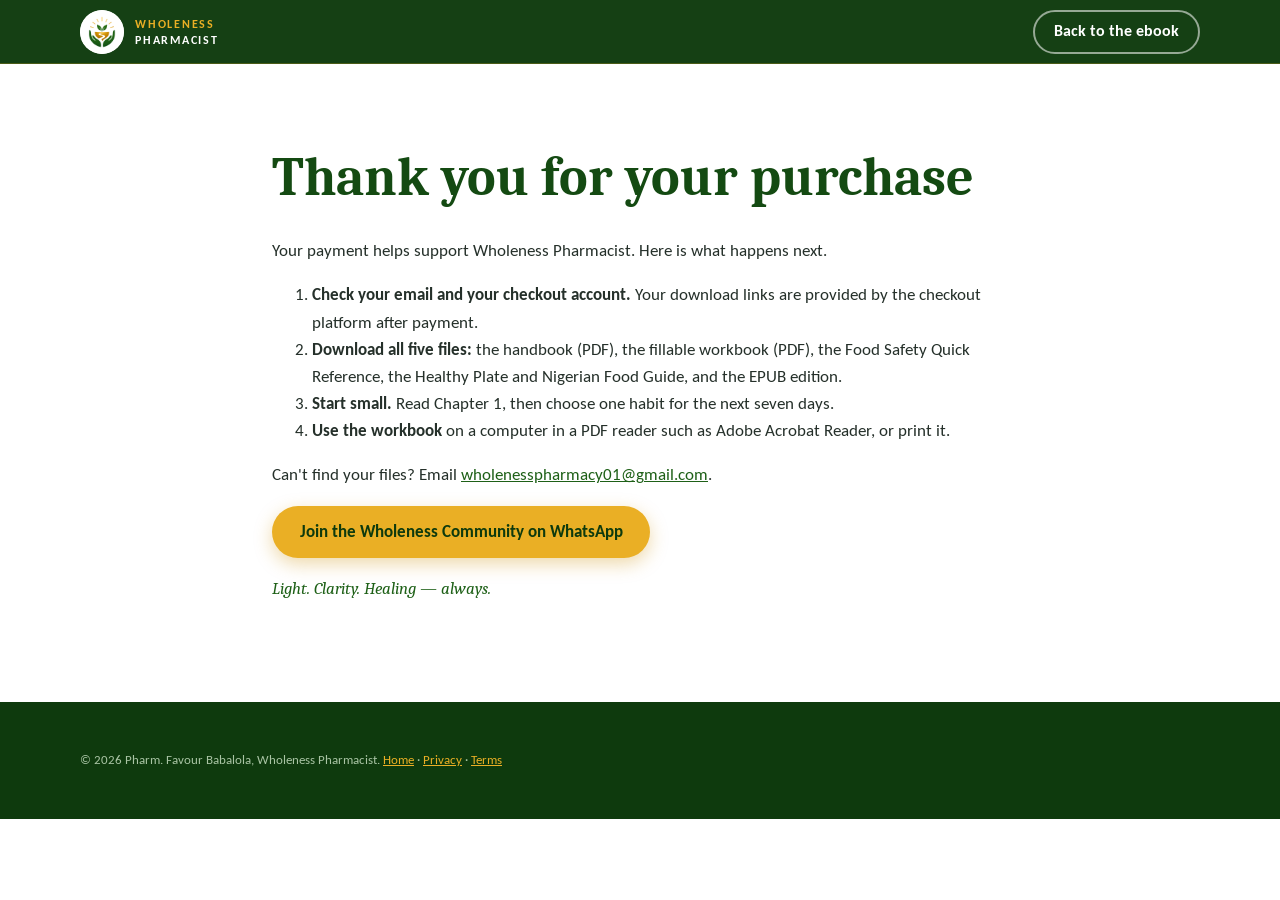
<file: thank-you.html>
<!DOCTYPE html>
<html lang="en-GB"><head><meta charset="utf-8"><meta name="viewport" content="width=device-width, initial-scale=1">
<title>Thank you | Wholeness Pharmacist</title><meta name="robots" content="noindex,nofollow">
<link rel="icon" type="image/png" sizes="32x32" href="assets/favicon-32.png"><link rel="stylesheet" href="css/styles.css"></head>
<body id="top"><a class="skip" href="#main">Skip to content</a>
<header class="site-header"><div class="wrap"><a class="brand" href="index.html"><img src="assets/logo-badge.png" width="44" height="44" alt=""><span><b>Wholeness</b><br>Pharmacist</span></a><a class="btn btn-ghost nav-cta" style="display:inline-flex" href="index.html">Back to the ebook</a></div></header>
<main id="main"><section><div class="wrap narrow"><h1>Thank you for your purchase</h1>
<p>Your payment helps support Wholeness Pharmacist. Here is what happens next.</p>
<ol><li><strong>Check your email and your checkout account.</strong> Your download links are provided by the checkout platform after payment.</li>
<li><strong>Download all five files:</strong> the handbook (PDF), the fillable workbook (PDF), the Food Safety Quick Reference, the Healthy Plate and Nigerian Food Guide, and the EPUB edition.</li>
<li><strong>Start small.</strong> Read Chapter 1, then choose one habit for the next seven days.</li>
<li><strong>Use the workbook</strong> on a computer in a PDF reader such as Adobe Acrobat Reader, or print it.</li></ol>
<p>Can't find your files? Email <a href="mailto:wholenesspharmacy01@gmail.com" data-email>wholenesspharmacy01@gmail.com</a>.</p>
<p><a class="btn btn-gold" href="https://whatsapp.com/channel/0029VbDy4nK4NViexH9ci12V" data-whatsapp rel="noopener">Join the Wholeness Community on WhatsApp</a></p>
<p style="font-family:var(--serif);font-style:italic;color:var(--g7)">Light. Clarity. Healing — always.</p></div></section></main>
<footer><div class="wrap"><p class="fine" style="border:0;margin:0;padding:0">© <span data-year>2026</span> Pharm. Favour Babalola, Wholeness Pharmacist. <a href="index.html">Home</a> · <a href="privacy.html">Privacy</a> · <a href="terms.html">Terms</a></p></div></footer>
<script src="js/config.js"></script><script src="js/main.js"></script></body></html>
</file>
<file: css/styles.css>
@font-face{font-family:Carlito;src:url(../assets/fonts/Carlito-Regular.woff) format("woff");font-weight:400;font-style:normal;font-display:swap}
@font-face{font-family:Carlito;src:url(../assets/fonts/Carlito-Bold.woff) format("woff");font-weight:700;font-style:normal;font-display:swap}
@font-face{font-family:Carlito;src:url(../assets/fonts/Carlito-Italic.woff) format("woff");font-weight:400;font-style:italic;font-display:swap}
@font-face{font-family:Caladea;src:url(../assets/fonts/Caladea-Regular.woff) format("woff");font-weight:400;font-style:normal;font-display:swap}
@font-face{font-family:Caladea;src:url(../assets/fonts/Caladea-Bold.woff) format("woff");font-weight:700;font-style:normal;font-display:swap}
@font-face{font-family:Caladea;src:url(../assets/fonts/Caladea-Italic.woff) format("woff");font-weight:400;font-style:italic;font-display:swap}
:root{--g9:#0E3A0D;--g8:#144A12;--g7:#1E6017;--g5:#2F7A22;--gold:#CF910E;--gold-text:#8A5C00;--gold-l:#EAAF25;--cream:#FBF6E6;--tint:#EEF4E8;--ink:#25302A;--muted:#55645a;--white:#fff;--serif:Caladea,Georgia,"Times New Roman",serif;--sans:Carlito,Calibri,system-ui,-apple-system,"Segoe UI",Arial,sans-serif;--r:16px;--shadow:0 10px 30px rgba(14,58,13,.12)}
body.theme-navy{--g9:#0B1F3A;--g8:#10294B;--g7:#1B3A6B;--g5:#2D5A9A;--tint:#EAF0F8}
*{box-sizing:border-box}
html{scroll-behavior:smooth;-webkit-text-size-adjust:100%}
body{margin:0;font-family:var(--sans);font-size:1.0625rem;line-height:1.6;color:var(--ink);background:var(--white)}
img{max-width:100%;height:auto;display:block}
a{color:var(--g7)}
h1,h2,h3,h4{font-family:var(--serif);line-height:1.15;margin:0 0 .5em;color:var(--g8)}
h1{font-size:clamp(2rem,6.2vw,3.4rem)} h2{font-size:clamp(1.65rem,4.4vw,2.4rem)} h3{font-size:1.25rem}
p{margin:0 0 1em}
.wrap{width:min(1120px,100% - 40px);margin-inline:auto}
.skip{position:absolute;left:-999px;top:0;background:var(--gold-l);color:var(--g9);padding:.6rem 1rem;z-index:100;border-radius:0 0 8px 0}
.skip:focus{left:0}
:focus-visible{outline:3px solid var(--gold-l);outline-offset:3px}
.eyebrow{font-family:var(--sans);text-transform:uppercase;letter-spacing:.16em;font-size:.8rem;font-weight:700;color:var(--gold-text);margin-bottom:.8rem}
.dark .eyebrow{color:var(--gold-l)}
/* announcement */
.announce{background:var(--g9);color:#e9f3e6;text-align:center;font-size:.95rem;padding:.55rem 1rem;border-bottom:1px solid rgba(234,175,37,.35)}
.announce a{color:var(--gold-l);font-weight:700}
/* header */
.site-header{position:sticky;top:0;z-index:50;background:rgba(14,58,13,.97);backdrop-filter:blur(8px);border-bottom:1px solid rgba(234,175,37,.25)}
.site-header .wrap{display:flex;align-items:center;justify-content:space-between;gap:1rem;padding:.6rem 0}
.brand{display:flex;align-items:center;gap:.7rem;text-decoration:none;color:#fff}
.brand img{width:44px;height:44px;border-radius:50%;background:#fff}
.brand span{font-weight:700;letter-spacing:.14em;font-size:.78rem;line-height:1.25;text-transform:uppercase}
.brand b{color:var(--gold-l)}
#site-nav{display:none;position:absolute;left:0;right:0;top:100%;background:var(--g9);padding:1rem 20px 1.4rem;border-bottom:2px solid var(--gold)}
#site-nav.open{display:block}
#site-nav a{display:block;color:#eaf3e7;text-decoration:none;padding:.65rem 0;border-bottom:1px solid rgba(255,255,255,.1)}
.menu-btn{background:none;border:1px solid rgba(255,255,255,.35);color:#fff;border-radius:10px;padding:.5rem .8rem;font:inherit;cursor:pointer}
.nav-cta{display:none}
/* buttons */
.btn{display:inline-flex;align-items:center;justify-content:center;gap:.5rem;min-height:52px;padding:.85rem 1.6rem;border-radius:999px;font:700 1.05rem/1.2 var(--sans);text-decoration:none;cursor:pointer;border:2px solid transparent;transition:transform .15s,box-shadow .15s,background .15s;text-align:center}
.btn-gold{background:var(--gold-l);color:var(--g9);box-shadow:0 6px 18px rgba(207,145,14,.35)}
.btn-gold:hover{background:#f3bc3d;transform:translateY(-2px)}
.btn-ghost{background:transparent;color:#fff;border-color:rgba(255,255,255,.55)}
.btn-ghost:hover{background:rgba(255,255,255,.1)}
.btn-ghost.on-light{color:var(--g8);border-color:var(--g7)} .btn-ghost.on-light:hover{background:var(--tint)}
.btn-block{width:100%}
/* hero */
.hero{background:radial-gradient(1100px 500px at 85% 0%,rgba(234,175,37,.16),transparent 60%),linear-gradient(160deg,var(--g9),var(--g8) 70%);color:#fff;padding:2.6rem 0 3.2rem;overflow:hidden}
.hero h1{color:#fff} .hero h1 em{font-style:normal;color:var(--gold-l)}
.hero .lead{font-size:1.18rem;color:#dcebd8;max-width:36em}
.hero-grid{display:grid;gap:2rem;align-items:center}
.cta-row{display:flex;flex-wrap:wrap;gap:.8rem;margin:1.4rem 0 1.2rem}
.trust{list-style:none;padding:0;margin:0;display:flex;flex-wrap:wrap;gap:.5rem 1.2rem;color:#cfe3ca;font-size:.95rem}
.trust li:before{content:"✓";color:var(--gold-l);font-weight:700;margin-right:.4rem}
.hero-img{max-width:560px;margin-inline:auto;filter:drop-shadow(0 20px 30px rgba(0,0,0,.35))}
/* sections */
section{padding:4rem 0}
.alt{background:var(--cream)} .tintbg{background:var(--tint)}
.dark{background:linear-gradient(170deg,var(--g9),var(--g8));color:#e7f1e4} .dark h2,.dark h3{color:#fff}
.center{text-align:center} .narrow{max-width:46rem;margin-inline:auto}
.sec-head{margin-bottom:2.2rem}
.grid{display:grid;gap:1.2rem}
.card{background:#fff;border-radius:var(--r);padding:1.5rem;box-shadow:var(--shadow);border:1px solid rgba(30,96,23,.08)}
.card h3{margin-bottom:.4rem}
.card .ic{width:46px;height:46px;border-radius:12px;background:var(--tint);display:grid;place-items:center;font-size:1.4rem;margin-bottom:.8rem}
.card p:last-child{margin-bottom:0}
/* stats */
.stats{background:var(--g9);color:#fff;padding:2rem 0}
.stat{border-left:3px solid var(--gold-l);padding-left:1rem}
.stat b{display:block;font:700 2.2rem/1 var(--serif);color:var(--gold-l)}
.stat span{font-size:.95rem;color:#d5e6d1}
.stat small{display:block;opacity:.75;margin-top:.3rem;font-size:.78rem}
/* lists */
.ticks{list-style:none;padding:0;margin:0}
.ticks li{padding-left:1.8rem;position:relative;margin-bottom:.6rem}
.ticks li:before{content:"✓";position:absolute;left:0;color:var(--g7);font-weight:700}
.dark .ticks li:before{color:var(--gold-l)}
.problems li:before{content:"•";color:var(--gold);font-size:1.4rem;line-height:1;top:.1rem}
.pillar{counter-increment:p}
.pillar .num{font:700 2.4rem/1 var(--serif);color:var(--gold-text)}
/* chapters */
.chapters details{background:#fff;border-radius:14px;box-shadow:var(--shadow);margin-bottom:.7rem;border:1px solid rgba(30,96,23,.1)}
.chapters summary,.faq summary{cursor:pointer;padding:1rem 1.2rem;font-weight:700;color:var(--g8);list-style:none;display:flex;gap:.9rem;align-items:center}
.chapters summary::-webkit-details-marker,.faq summary::-webkit-details-marker{display:none}
.chapters summary:after,.faq summary:after{content:"+";margin-left:auto;color:var(--gold-text);font-size:1.5rem;line-height:1}
.chapters details[open] summary:after,.faq details[open] summary:after{content:"–"}
.chapters .n{flex:none;width:2.2rem;height:2.2rem;border-radius:50%;background:var(--g7);color:#fff;display:grid;place-items:center;font-size:.95rem}
.chapters .body,.faq .body{padding:0 1.2rem 1.1rem 1.2rem;color:var(--ink)}
.chapters .tag{font-size:.78rem;text-transform:uppercase;letter-spacing:.12em;color:var(--gold-text);font-weight:700;margin:1.4rem 0 .5rem}
.faq details{background:#fff;border-radius:14px;margin-bottom:.7rem;border:1px solid rgba(30,96,23,.12)}
/* showcase */
.showcase{display:grid;gap:1.5rem;align-items:end;justify-items:center}
.showcase img{filter:drop-shadow(0 14px 22px rgba(0,0,0,.25))}
.caption{font-size:.88rem;color:var(--muted);text-align:center}
.dark .caption{color:#b9d1b4}
/* compare */
.cmp{width:100%;border-collapse:collapse;background:#fff;border-radius:14px;overflow:hidden;box-shadow:var(--shadow);font-size:1rem}
.cmp th,.cmp td{padding:.85rem 1rem;text-align:left;vertical-align:top;border-bottom:1px solid #e3ebdf}
.cmp th{background:var(--g8);color:#fff;font-weight:700}
.cmp td:first-child{font-weight:700;color:var(--g8)}
.cmp-wrap{overflow-x:auto}
/* author */
.author{display:grid;gap:1.6rem;align-items:center}
.author .badge{width:150px;margin-inline:auto}
.vals{display:grid;gap:.8rem;margin:1.2rem 0}
.vals div{background:#fff;border-left:4px solid var(--gold);padding:.8rem 1rem;border-radius:10px}
.vals b{font-family:var(--serif);color:var(--g8)}
/* pricing */
.price-card{max-width:560px;margin-inline:auto;background:#fff;color:var(--ink);border-radius:22px;padding:2rem 1.5rem;box-shadow:0 20px 50px rgba(0,0,0,.35);border-top:6px solid var(--gold-l)}
.price-card h3{color:var(--g8);font-size:1.5rem}
.price{font:700 3.2rem/1 var(--serif);color:var(--g8);margin:.4rem 0 .2rem}
.price small{display:block;font:400 .95rem var(--sans);color:var(--muted);margin-top:.4rem}
.included{margin:1.2rem 0 1.4rem}
.included li{padding:.55rem 0 .55rem 1.9rem;border-bottom:1px solid #e8efe4;position:relative}
.included li:before{content:"✓";position:absolute;left:0;color:var(--g7);font-weight:700}
.included li span{display:block;color:var(--muted);font-size:.9rem}
.secure{text-align:center;font-size:.9rem;color:var(--muted);margin:.9rem 0 0}
.disclaimer{font-size:.88rem;color:var(--muted)}
/* footer */
footer{background:var(--g9);color:#cfe3ca;padding:3rem 0 6rem;font-size:.95rem}
footer a{color:var(--gold-l)} footer h4{color:#fff;font-family:var(--sans);letter-spacing:.1em;text-transform:uppercase;font-size:.8rem}
footer ul{list-style:none;padding:0;margin:0} footer li{margin-bottom:.4rem}
.foot-grid{display:grid;gap:1.6rem}
.fine{border-top:1px solid rgba(255,255,255,.15);margin-top:2rem;padding-top:1rem;font-size:.82rem;color:#a9c4a4}
/* sticky mobile cta */
#sticky-cta{position:fixed;left:0;right:0;bottom:0;z-index:60;background:var(--g9);border-top:2px solid var(--gold-l);padding:.6rem 16px;display:flex;align-items:center;justify-content:space-between;gap:.8rem;transform:translateY(110%);transition:transform .25s}
#sticky-cta.show{transform:none}
#sticky-cta span{color:#fff;font-weight:700;font-size:.95rem;line-height:1.2} #sticky-cta .btn{min-height:44px;padding:.55rem 1.1rem;font-size:.98rem}
dialog{border:0;border-radius:18px;padding:1.6rem;max-width:min(92vw,460px);box-shadow:0 25px 60px rgba(0,0,0,.4)}
dialog::backdrop{background:rgba(0,0,0,.55)}
dialog h3{margin-bottom:.5rem}
[hidden]{display:none!important}
/* breakpoints */
@media(min-width:640px){.grid.c2{grid-template-columns:repeat(2,1fr)}.grid.c3{grid-template-columns:repeat(2,1fr)}.foot-grid{grid-template-columns:2fr 1fr 1fr}.vals{grid-template-columns:repeat(3,1fr)}}
@media(min-width:900px){
  section{padding:5.2rem 0}
  .menu-btn{display:none} #site-nav{display:flex!important;position:static;background:none;padding:0;border:0;gap:1.4rem;align-items:center}
  #site-nav a{border:0;padding:.3rem 0;font-size:.98rem} #site-nav a:hover{color:var(--gold-l)}
  .nav-cta{display:inline-flex;min-height:44px;padding:.5rem 1.2rem;font-size:.98rem}
  .hero{padding:4.4rem 0 5rem} .hero-grid{grid-template-columns:1.05fr .95fr}
  .grid.c3{grid-template-columns:repeat(3,1fr)} .grid.c4{grid-template-columns:repeat(4,1fr)}
  .showcase{grid-template-columns:1.1fr 1fr .7fr} .author{grid-template-columns:200px 1fr}
  .split{display:grid;grid-template-columns:1fr 1fr;gap:3rem;align-items:center}
  #sticky-cta{display:none} footer{padding-bottom:3rem}
}
@media(prefers-reduced-motion:reduce){*{animation:none!important;transition:none!important;scroll-behavior:auto!important}}
/* layout safety: let grid children shrink so wide images never push columns past the viewport */
.grid>*,.hero-grid>*,.split>*,.showcase>*,.author>*,.foot-grid>*{min-width:0}
.hero-img{width:100%}
.showcase img{width:100%;max-width:520px;height:auto}
.showcase figure:nth-child(2) img{max-width:380px}
.showcase figure:nth-child(3) img{max-width:260px}
section[id],div[id]{scroll-margin-top:76px}
</file>
